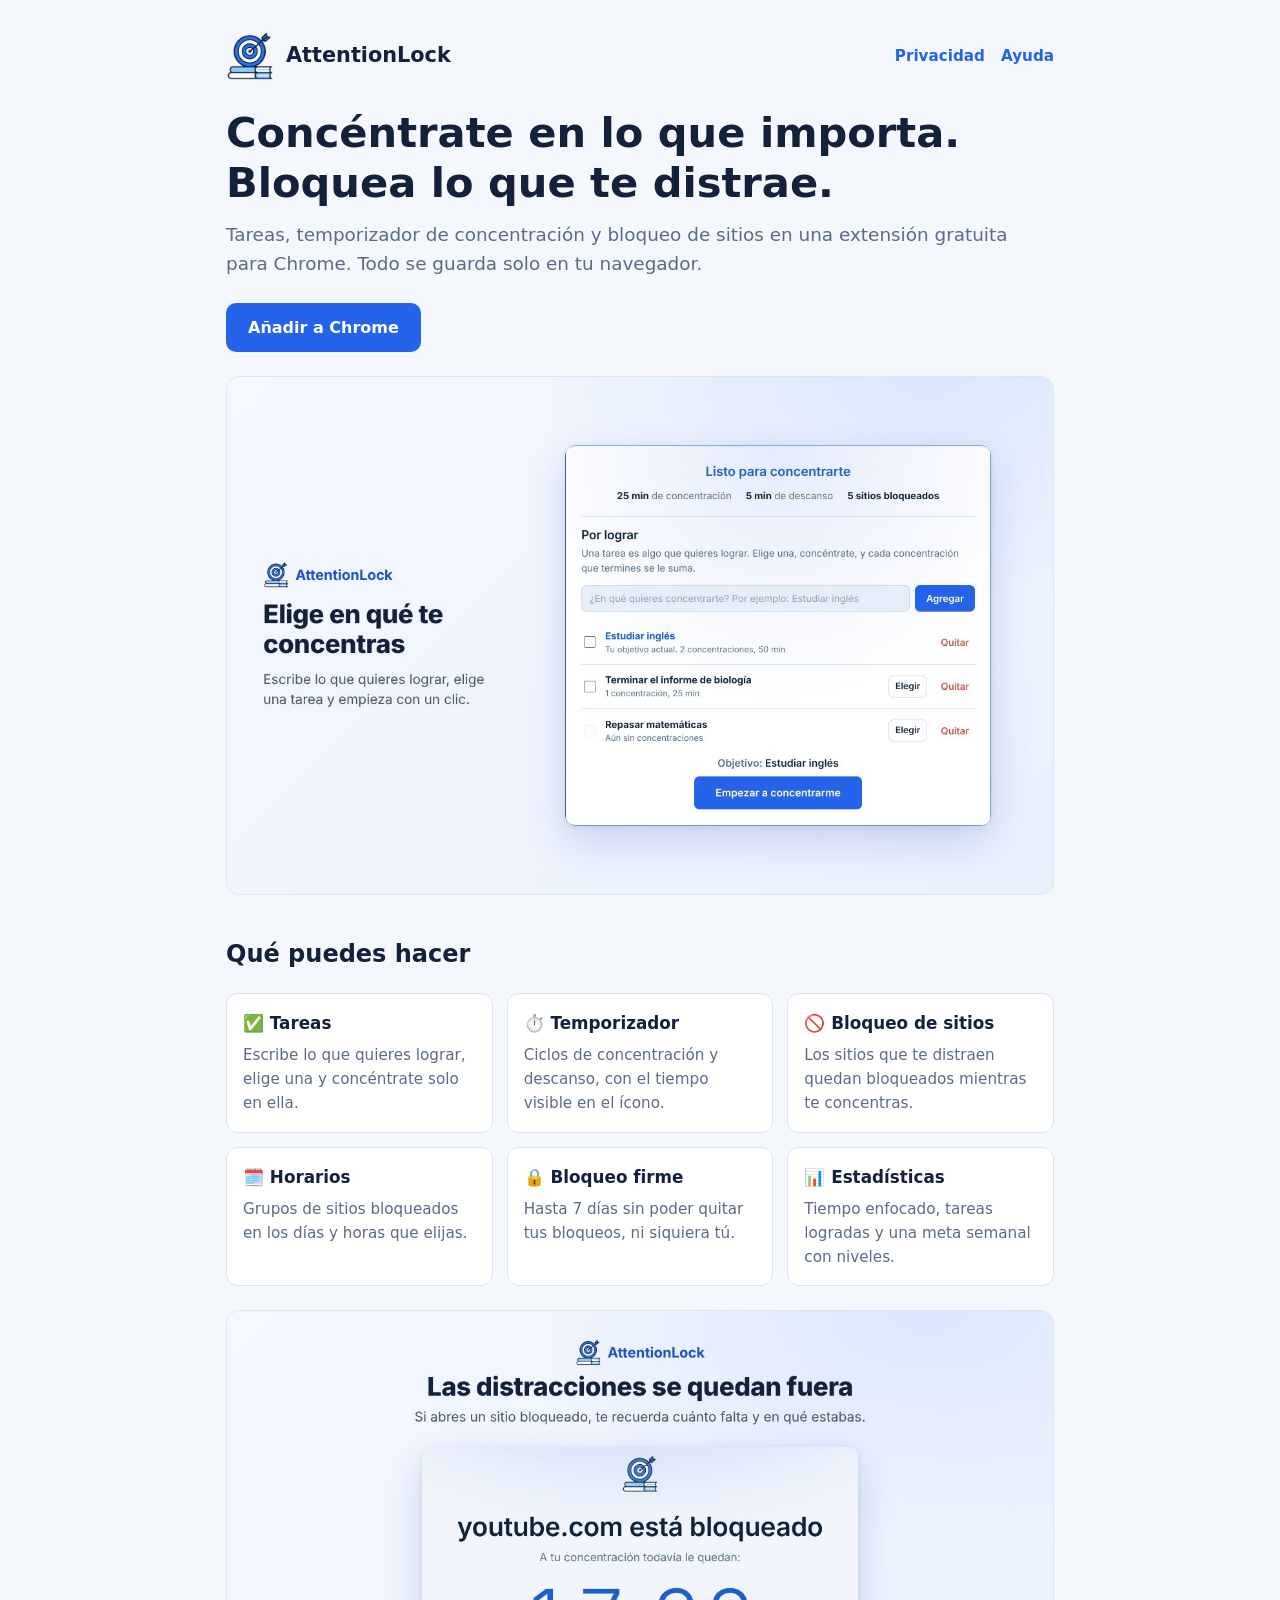
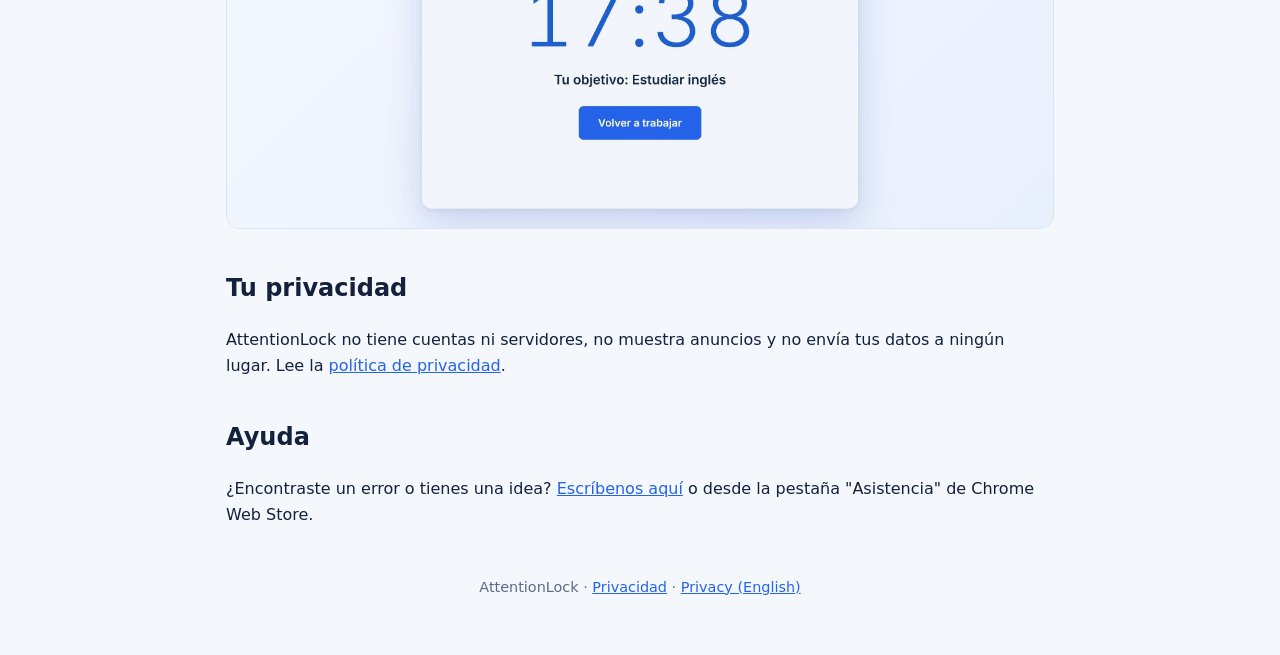
<file: index.html>
<!doctype html>
<html lang="es">
<head>
  <meta charset="utf-8">
  <meta name="viewport" content="width=device-width, initial-scale=1">
  <title>AttentionLock</title>
  <meta name="description" content="Tareas, temporizador de concentración y bloqueo de sitios que te distraen. Todo se guarda en tu navegador.">
  <link rel="icon" href="img/icono.png">
  <link rel="stylesheet" href="estilos.css">
</head>
<body>
  <div class="contenedor">
    <header>
      <img src="img/icono.png" alt="">
      <a href="./">AttentionLock</a>
      <nav>
        <a href="privacidad.html">Privacidad</a>
        <a class="enlace-ayuda" href="#">Ayuda</a>
      </nav>
    </header>

    <h1>Concéntrate en lo que importa. Bloquea lo que te distrae.</h1>
    <p class="lema">Tareas, temporizador de concentración y bloqueo de sitios en una extensión gratuita para Chrome. Todo se guarda solo en tu navegador.</p>
    <!-- Cuando la extensión esté publicada, cambia el # por el enlace de Chrome Web Store -->
    <a class="boton" href="#">Añadir a Chrome</a>

    <img class="captura" src="img/captura-1-tareas.jpg" alt="Lista de tareas de AttentionLock con el temporizador">

    <h2>Qué puedes hacer</h2>
    <div class="funciones">
      <div class="funcion"><h3>✅ Tareas</h3><p>Escribe lo que quieres lograr, elige una y concéntrate solo en ella.</p></div>
      <div class="funcion"><h3>⏱️ Temporizador</h3><p>Ciclos de concentración y descanso, con el tiempo visible en el ícono.</p></div>
      <div class="funcion"><h3>🚫 Bloqueo de sitios</h3><p>Los sitios que te distraen quedan bloqueados mientras te concentras.</p></div>
      <div class="funcion"><h3>🗓️ Horarios</h3><p>Grupos de sitios bloqueados en los días y horas que elijas.</p></div>
      <div class="funcion"><h3>🔒 Bloqueo firme</h3><p>Hasta 7 días sin poder quitar tus bloqueos, ni siquiera tú.</p></div>
      <div class="funcion"><h3>📊 Estadísticas</h3><p>Tiempo enfocado, tareas logradas y una meta semanal con niveles.</p></div>
    </div>

    <img class="captura" src="img/captura-3-bloqueo.jpg" alt="Página de bloqueo de AttentionLock">

    <h2>Tu privacidad</h2>
    <p>AttentionLock no tiene cuentas ni servidores, no muestra anuncios y no envía tus datos a ningún lugar. Lee la <a href="privacidad.html">política de privacidad</a>.</p>

    <h2>Ayuda</h2>
    <p>¿Encontraste un error o tienes una idea? <a class="enlace-ayuda" href="#">Escríbenos aquí</a> o desde la pestaña "Asistencia" de Chrome Web Store.</p>

    <footer>
      AttentionLock · <a href="privacidad.html">Privacidad</a> · <a href="privacidad.html#english">Privacy (English)</a>
    </footer>
  </div>
  <script src="ayuda.js"></script>
</body>
</html>
</file>
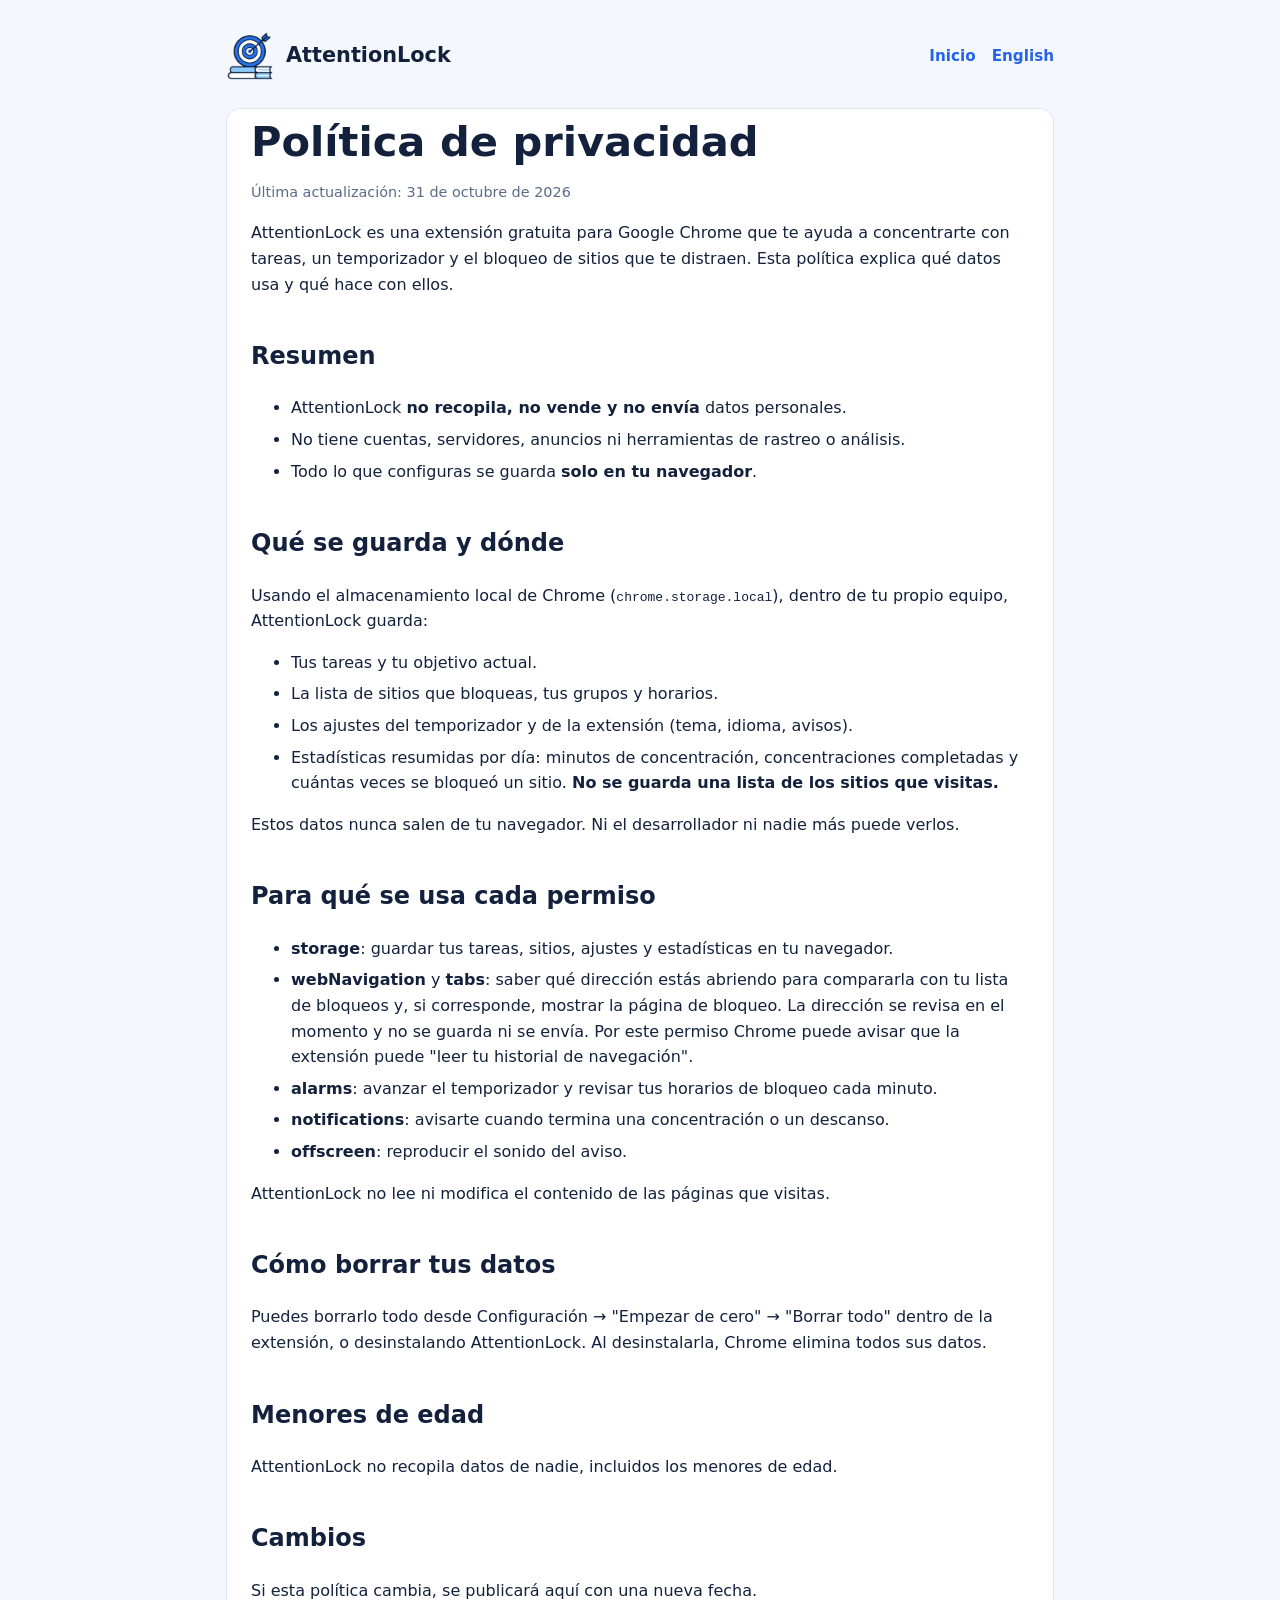
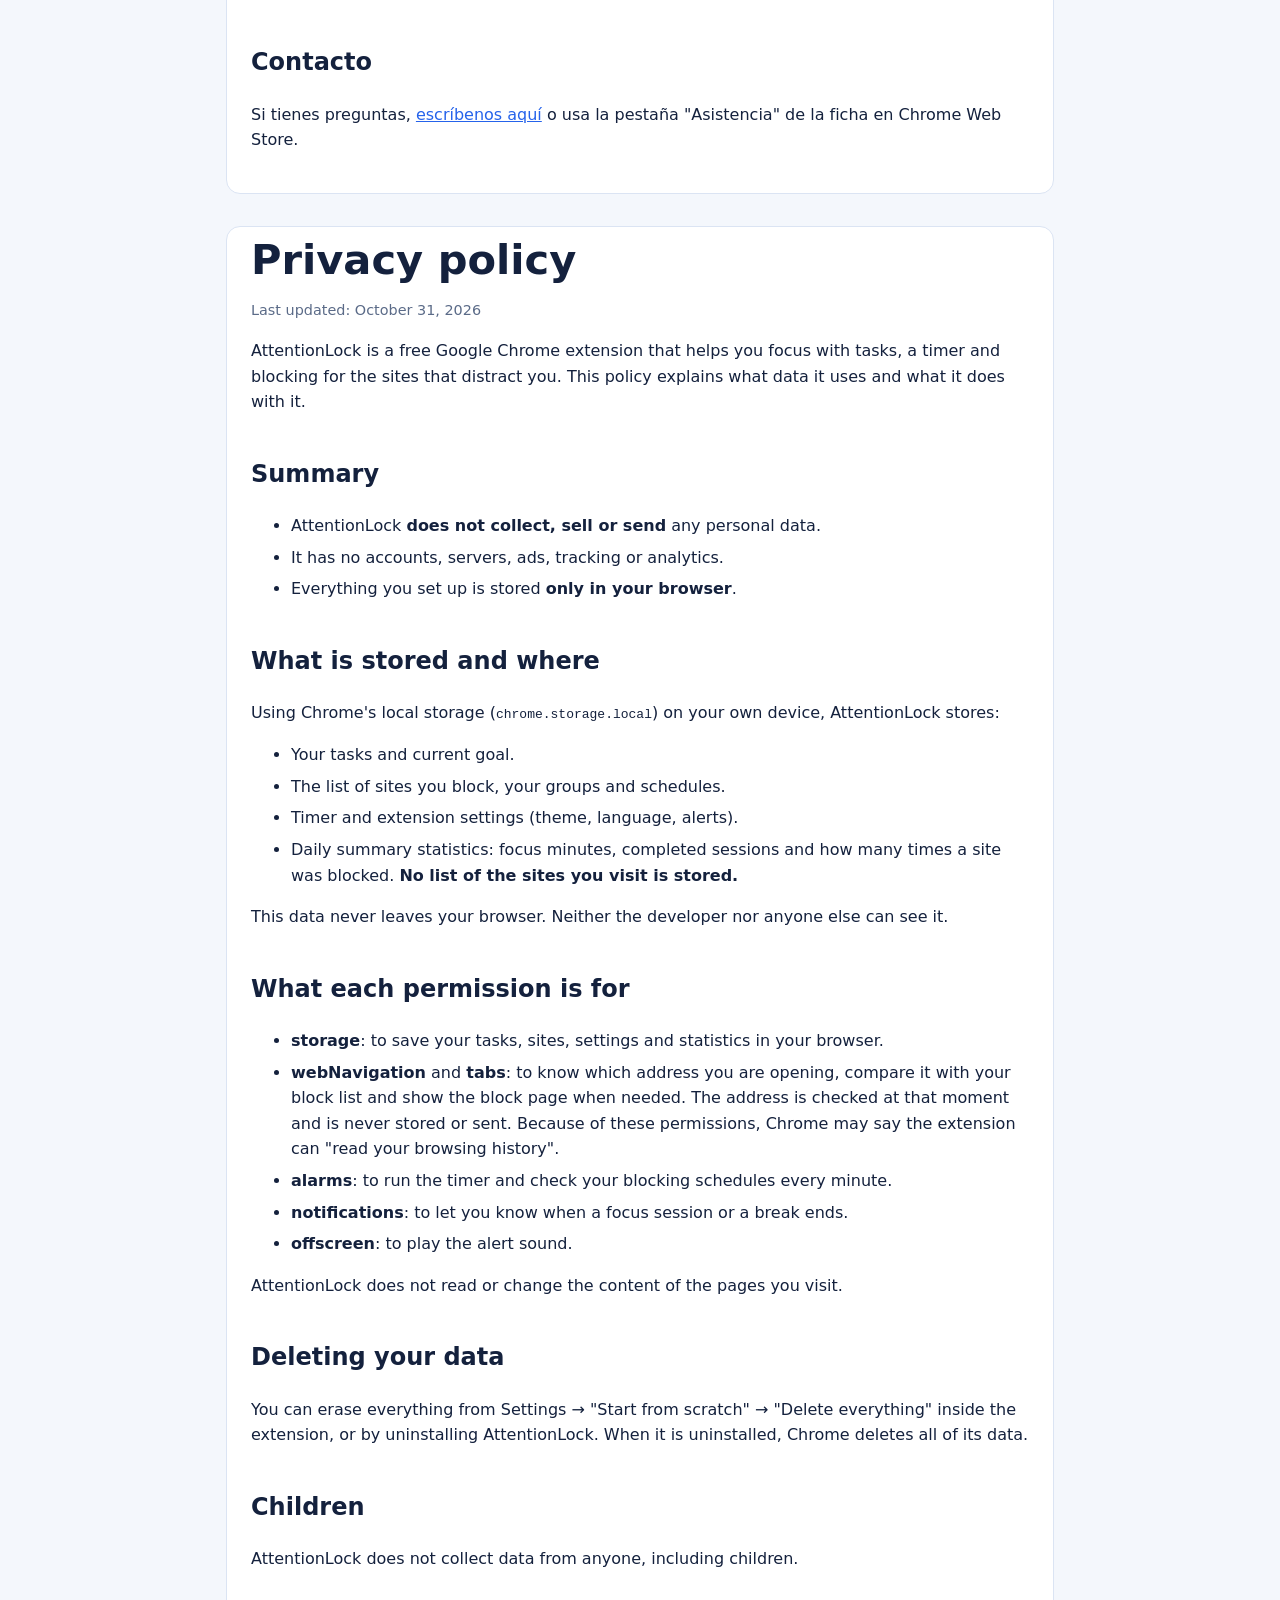
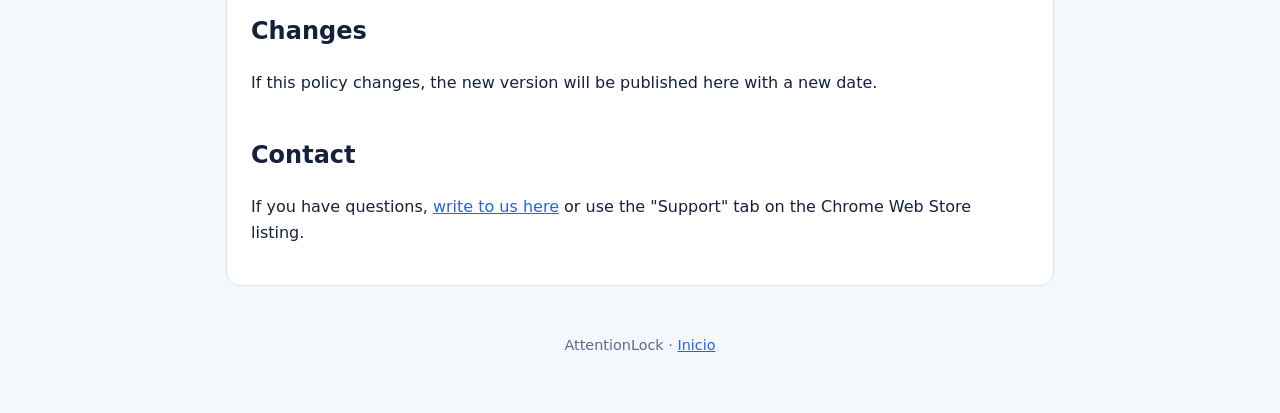
<file: privacidad.html>
<!doctype html>
<html lang="es">
<head>
  <meta charset="utf-8">
  <meta name="viewport" content="width=device-width, initial-scale=1">
  <title>Privacidad · AttentionLock</title>
  <link rel="icon" href="img/icono.png">
  <link rel="stylesheet" href="estilos.css">
</head>
<body>
  <div class="contenedor">
    <header>
      <img src="img/icono.png" alt="">
      <a href="./">AttentionLock</a>
      <nav>
        <a href="./">Inicio</a>
        <a href="#english">English</a>
      </nav>
    </header>

    <div class="texto">
      <h1>Política de privacidad</h1>
      <p class="fecha">Última actualización: 31 de octubre de 2026</p>

      <p>AttentionLock es una extensión gratuita para Google Chrome que te ayuda a concentrarte con tareas, un temporizador y el bloqueo de sitios que te distraen. Esta política explica qué datos usa y qué hace con ellos.</p>

      <h2>Resumen</h2>
      <ul>
        <li>AttentionLock <strong>no recopila, no vende y no envía</strong> datos personales.</li>
        <li>No tiene cuentas, servidores, anuncios ni herramientas de rastreo o análisis.</li>
        <li>Todo lo que configuras se guarda <strong>solo en tu navegador</strong>.</li>
      </ul>

      <h2>Qué se guarda y dónde</h2>
      <p>Usando el almacenamiento local de Chrome (<code>chrome.storage.local</code>), dentro de tu propio equipo, AttentionLock guarda:</p>
      <ul>
        <li>Tus tareas y tu objetivo actual.</li>
        <li>La lista de sitios que bloqueas, tus grupos y horarios.</li>
        <li>Los ajustes del temporizador y de la extensión (tema, idioma, avisos).</li>
        <li>Estadísticas resumidas por día: minutos de concentración, concentraciones completadas y cuántas veces se bloqueó un sitio. <strong>No se guarda una lista de los sitios que visitas.</strong></li>
      </ul>
      <p>Estos datos nunca salen de tu navegador. Ni el desarrollador ni nadie más puede verlos.</p>

      <h2>Para qué se usa cada permiso</h2>
      <ul>
        <li><strong>storage</strong>: guardar tus tareas, sitios, ajustes y estadísticas en tu navegador.</li>
        <li><strong>webNavigation</strong> y <strong>tabs</strong>: saber qué dirección estás abriendo para compararla con tu lista de bloqueos y, si corresponde, mostrar la página de bloqueo. La dirección se revisa en el momento y no se guarda ni se envía. Por este permiso Chrome puede avisar que la extensión puede "leer tu historial de navegación".</li>
        <li><strong>alarms</strong>: avanzar el temporizador y revisar tus horarios de bloqueo cada minuto.</li>
        <li><strong>notifications</strong>: avisarte cuando termina una concentración o un descanso.</li>
        <li><strong>offscreen</strong>: reproducir el sonido del aviso.</li>
      </ul>
      <p>AttentionLock no lee ni modifica el contenido de las páginas que visitas.</p>

      <h2>Cómo borrar tus datos</h2>
      <p>Puedes borrarlo todo desde Configuración → "Empezar de cero" → "Borrar todo" dentro de la extensión, o desinstalando AttentionLock. Al desinstalarla, Chrome elimina todos sus datos.</p>

      <h2>Menores de edad</h2>
      <p>AttentionLock no recopila datos de nadie, incluidos los menores de edad.</p>

      <h2>Cambios</h2>
      <p>Si esta política cambia, se publicará aquí con una nueva fecha.</p>

      <h2>Contacto</h2>
      <p>Si tienes preguntas, <a class="enlace-ayuda" href="#">escríbenos aquí</a> o usa la pestaña "Asistencia" de la ficha en Chrome Web Store.</p>
    </div>

    <div class="texto" id="english" lang="en" style="margin-top:32px">
      <h1>Privacy policy</h1>
      <p class="fecha">Last updated: October 31, 2026</p>

      <p>AttentionLock is a free Google Chrome extension that helps you focus with tasks, a timer and blocking for the sites that distract you. This policy explains what data it uses and what it does with it.</p>

      <h2>Summary</h2>
      <ul>
        <li>AttentionLock <strong>does not collect, sell or send</strong> any personal data.</li>
        <li>It has no accounts, servers, ads, tracking or analytics.</li>
        <li>Everything you set up is stored <strong>only in your browser</strong>.</li>
      </ul>

      <h2>What is stored and where</h2>
      <p>Using Chrome's local storage (<code>chrome.storage.local</code>) on your own device, AttentionLock stores:</p>
      <ul>
        <li>Your tasks and current goal.</li>
        <li>The list of sites you block, your groups and schedules.</li>
        <li>Timer and extension settings (theme, language, alerts).</li>
        <li>Daily summary statistics: focus minutes, completed sessions and how many times a site was blocked. <strong>No list of the sites you visit is stored.</strong></li>
      </ul>
      <p>This data never leaves your browser. Neither the developer nor anyone else can see it.</p>

      <h2>What each permission is for</h2>
      <ul>
        <li><strong>storage</strong>: to save your tasks, sites, settings and statistics in your browser.</li>
        <li><strong>webNavigation</strong> and <strong>tabs</strong>: to know which address you are opening, compare it with your block list and show the block page when needed. The address is checked at that moment and is never stored or sent. Because of these permissions, Chrome may say the extension can "read your browsing history".</li>
        <li><strong>alarms</strong>: to run the timer and check your blocking schedules every minute.</li>
        <li><strong>notifications</strong>: to let you know when a focus session or a break ends.</li>
        <li><strong>offscreen</strong>: to play the alert sound.</li>
      </ul>
      <p>AttentionLock does not read or change the content of the pages you visit.</p>

      <h2>Deleting your data</h2>
      <p>You can erase everything from Settings → "Start from scratch" → "Delete everything" inside the extension, or by uninstalling AttentionLock. When it is uninstalled, Chrome deletes all of its data.</p>

      <h2>Children</h2>
      <p>AttentionLock does not collect data from anyone, including children.</p>

      <h2>Changes</h2>
      <p>If this policy changes, the new version will be published here with a new date.</p>

      <h2>Contact</h2>
      <p>If you have questions, <a class="enlace-ayuda" href="#">write to us here</a> or use the "Support" tab on the Chrome Web Store listing.</p>
    </div>

    <footer>AttentionLock · <a href="./">Inicio</a></footer>
  </div>
  <script src="ayuda.js"></script>
</body>
</html>
</file>
<file: estilos.css>
:root {
  --fondo: #f4f7fc;
  --tarjeta: #ffffff;
  --texto: #14213d;
  --suave: #5b6b88;
  --azul: #2563eb;
  --borde: #dbe4f3;
}
@media (prefers-color-scheme: dark) {
  :root {
    --fondo: #0f172a;
    --tarjeta: #18233b;
    --texto: #e6ecf7;
    --suave: #a3b1cc;
    --azul: #6b9bff;
    --borde: #2a3857;
  }
}
* { box-sizing: border-box; }
body {
  margin: 0;
  background: var(--fondo);
  color: var(--texto);
  font-family: system-ui, -apple-system, "Segoe UI", Roboto, sans-serif;
  line-height: 1.6;
}
.contenedor { max-width: 860px; margin: 0 auto; padding: 32px 16px 56px; }
header { display: flex; align-items: center; gap: 12px; margin-bottom: 28px; }
header img { width: 48px; height: 48px; }
header a { color: var(--texto); text-decoration: none; font-weight: 700; font-size: 1.3rem; }
nav { margin-left: auto; display: flex; gap: 16px; flex-wrap: wrap; }
nav a { color: var(--azul); text-decoration: none; font-size: .95rem; }
h1 { font-size: clamp(1.8rem, 5vw, 2.6rem); line-height: 1.2; margin: 0 0 12px; }
h2 { margin-top: 40px; }
.lema { color: var(--suave); font-size: 1.15rem; margin: 0 0 24px; }
.boton {
  display: inline-block; background: var(--azul); color: #fff; text-decoration: none;
  padding: 12px 22px; border-radius: 10px; font-weight: 600;
}
.captura {
  width: 100%; border-radius: 14px; border: 1px solid var(--borde);
  margin-top: 24px; display: block;
}
.funciones { display: grid; grid-template-columns: repeat(auto-fit, minmax(230px, 1fr)); gap: 14px; }
.funcion { background: var(--tarjeta); border: 1px solid var(--borde); border-radius: 12px; padding: 16px; }
.funcion h3 { margin: 0 0 6px; font-size: 1.05rem; }
.funcion p { margin: 0; color: var(--suave); font-size: .95rem; }
.texto { background: var(--tarjeta); border: 1px solid var(--borde); border-radius: 14px; padding: 8px 24px 24px; }
.texto li { margin-bottom: 6px; }
.fecha { color: var(--suave); font-size: .9rem; }
footer { margin-top: 48px; color: var(--suave); font-size: .9rem; text-align: center; }
footer a { color: var(--azul); }
a { color: var(--azul); }
</file>
